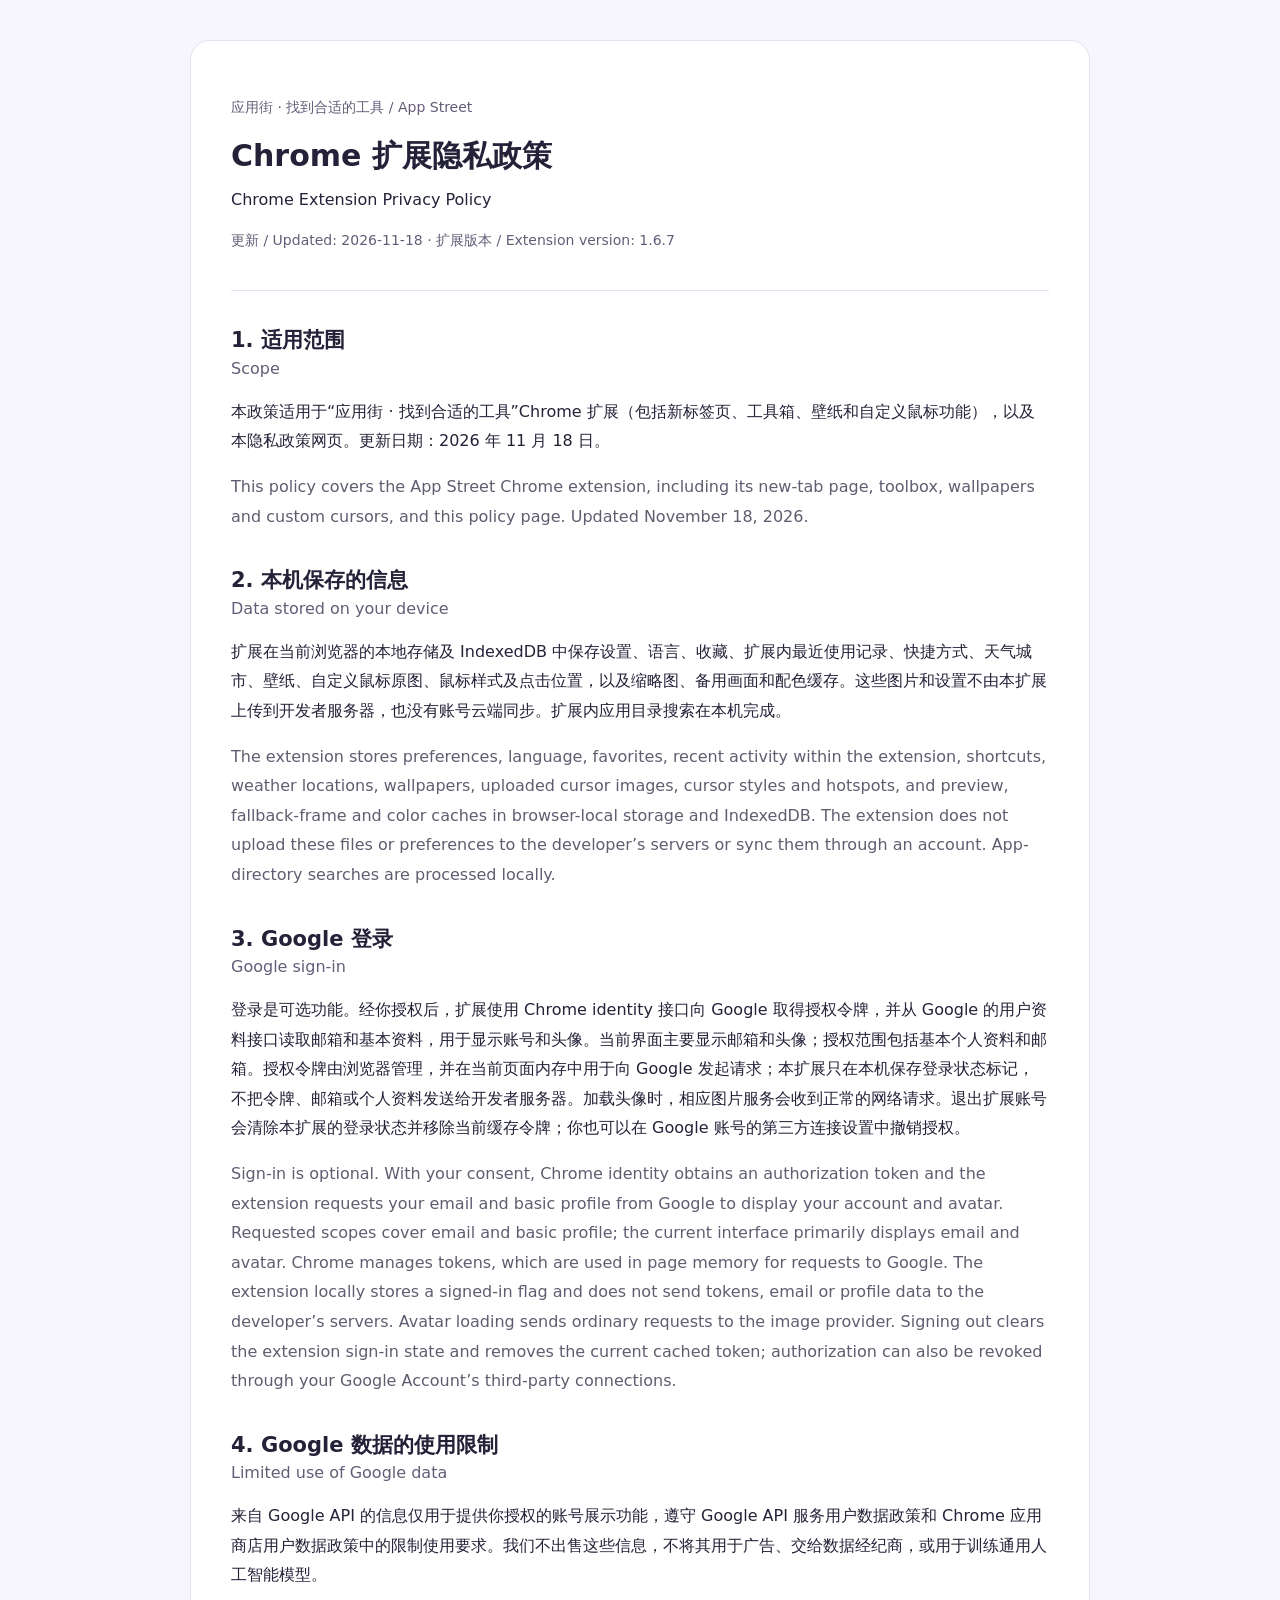
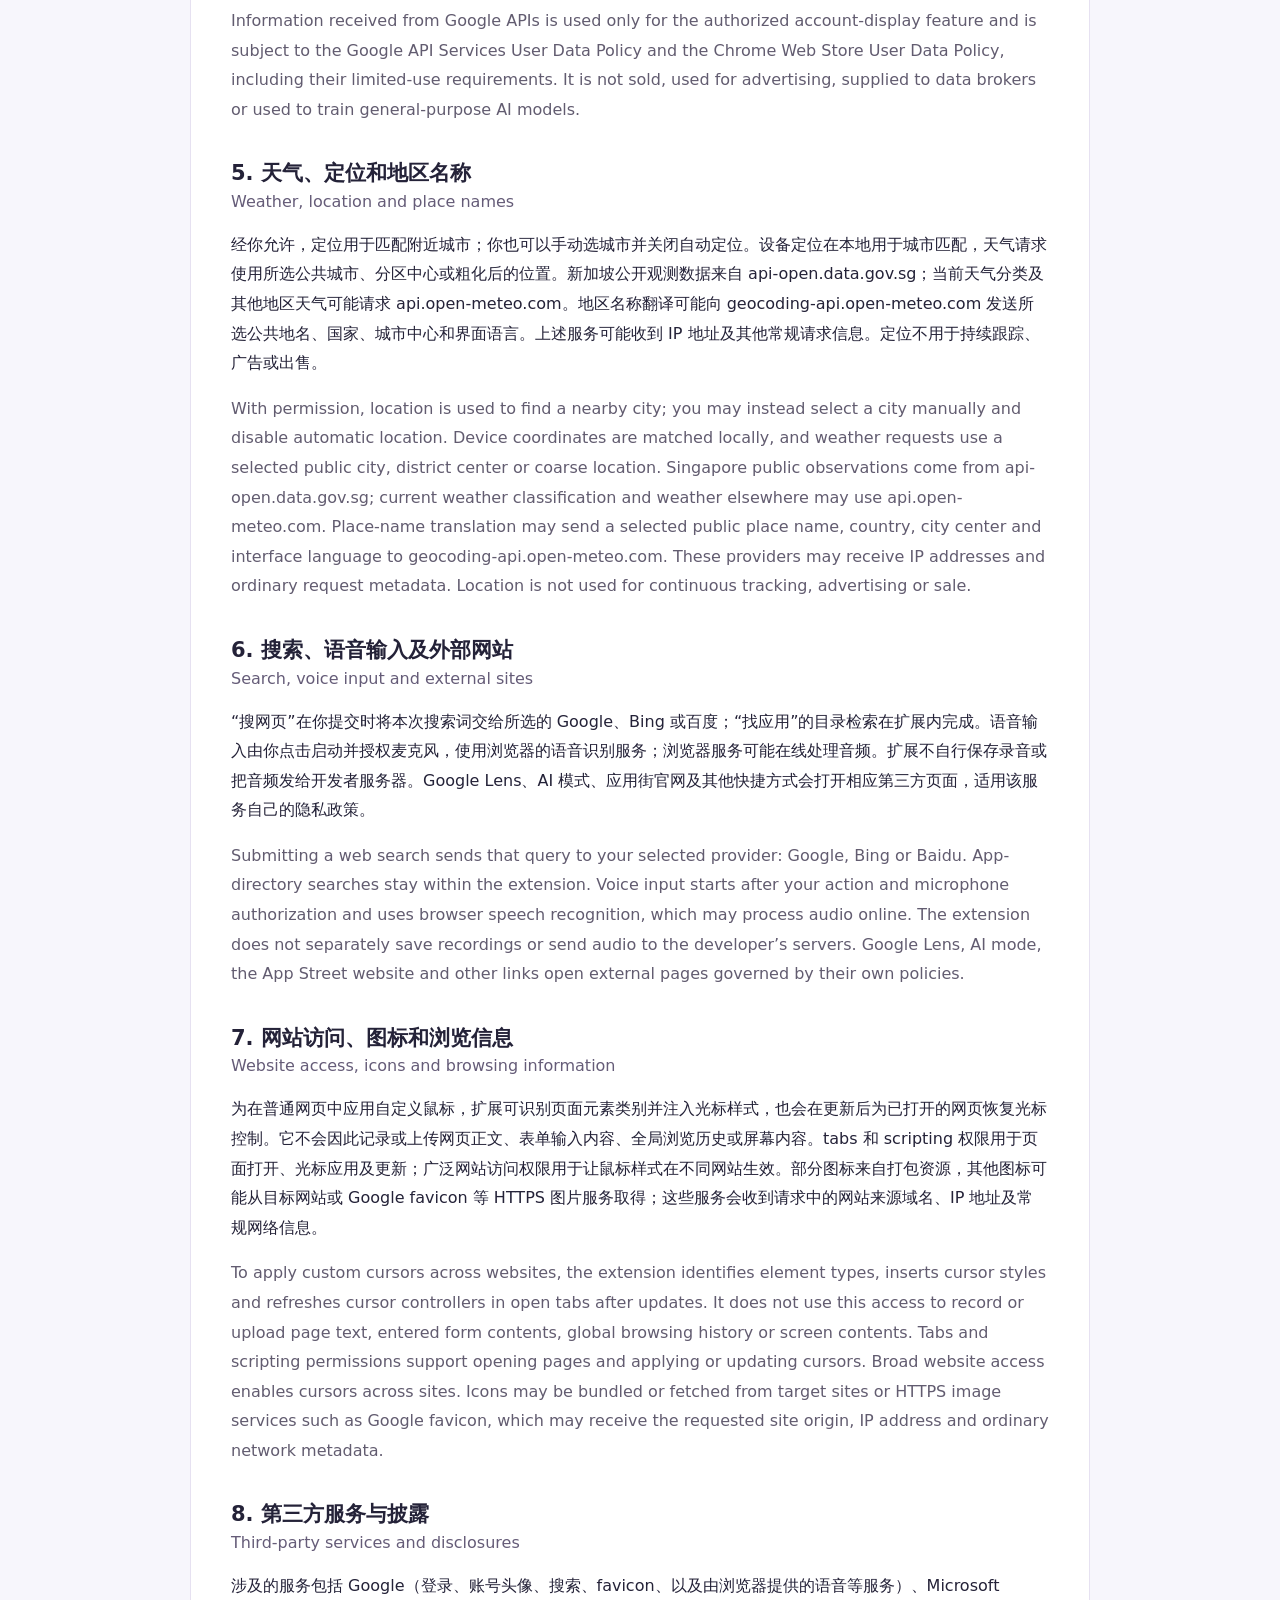
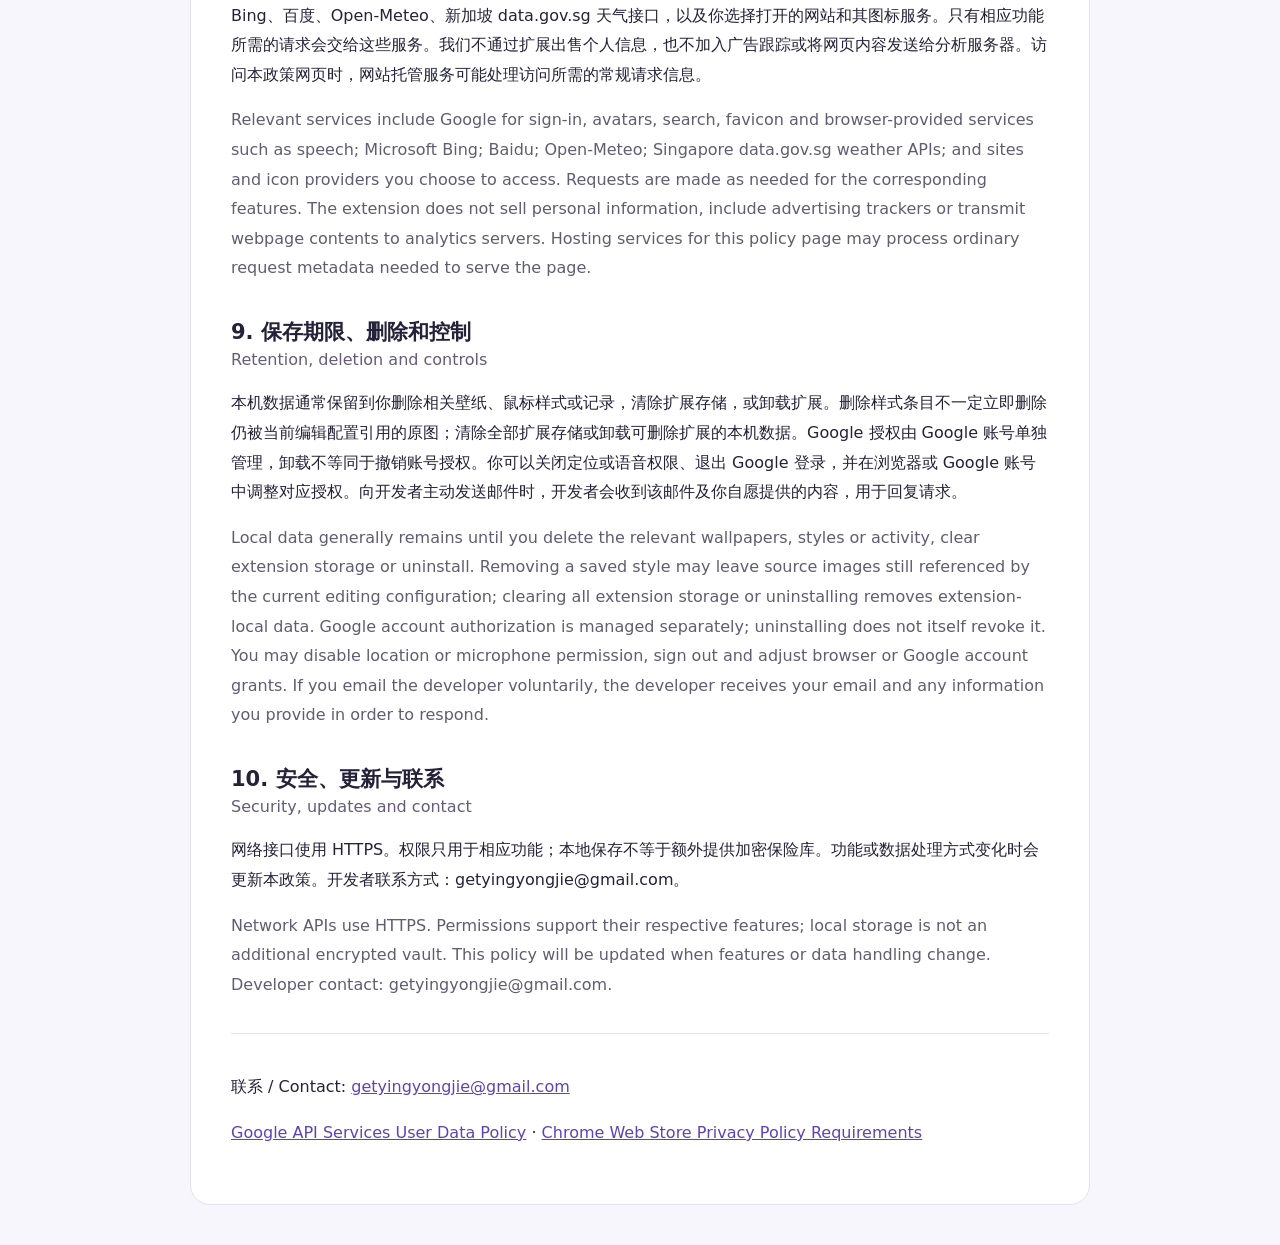
<file: extension-privacy.html>
<!doctype html><html lang="zh-CN"><head><meta charset="utf-8"><meta name="viewport" content="width=device-width,initial-scale=1"><title>应用街 Chrome 扩展隐私政策 | App Street Extension Privacy Policy</title><meta name="description" content="应用街 Chrome 扩展隐私政策：本地设置、Google 登录、天气定位、搜索与自定义鼠标的数据处理说明。"><style>*{box-sizing:border-box}body{margin:0;background:#f7f6fc;color:#242238;font:16px/1.85 system-ui,-apple-system,BlinkMacSystemFont,"Segoe UI",sans-serif}main{max-width:900px;margin:40px auto;padding:40px;background:#fff;border:1px solid #e6e1f1;border-radius:20px}header{border-bottom:1px solid #e6e1f1;padding-bottom:22px}h1{font-size:30px;line-height:1.4;margin:8px 0}h2{font-size:21px;line-height:1.5;margin:34px 0 12px}h2 span{display:block;font-size:16px;font-weight:500;color:#655c78}.english{color:#625c70}a{color:#6042b7;overflow-wrap:anywhere}.meta{color:#655c78;font-size:14px}footer{border-top:1px solid #e6e1f1;margin-top:34px;padding-top:22px}@media(max-width:620px){main{margin:12px;padding:24px 18px;border-radius:14px}h1{font-size:25px}h2{font-size:19px}}</style></head><body><main><header><p class="meta">应用街 · 找到合适的工具 / App Street</p><h1>Chrome 扩展隐私政策</h1><div lang="en">Chrome Extension Privacy Policy</div><p class="meta">更新 / Updated: 2026-11-18 · 扩展版本 / Extension version: 1.6.7</p></header><section><h2>1. 适用范围 <span lang="en">Scope</span></h2><p>本政策适用于“应用街 · 找到合适的工具”Chrome 扩展（包括新标签页、工具箱、壁纸和自定义鼠标功能），以及本隐私政策网页。更新日期：2026 年 11 月 18 日。</p><p class="english" lang="en">This policy covers the App Street Chrome extension, including its new-tab page, toolbox, wallpapers and custom cursors, and this policy page. Updated November 18, 2026.</p></section><section><h2>2. 本机保存的信息 <span lang="en">Data stored on your device</span></h2><p>扩展在当前浏览器的本地存储及 IndexedDB 中保存设置、语言、收藏、扩展内最近使用记录、快捷方式、天气城市、壁纸、自定义鼠标原图、鼠标样式及点击位置，以及缩略图、备用画面和配色缓存。这些图片和设置不由本扩展上传到开发者服务器，也没有账号云端同步。扩展内应用目录搜索在本机完成。</p><p class="english" lang="en">The extension stores preferences, language, favorites, recent activity within the extension, shortcuts, weather locations, wallpapers, uploaded cursor images, cursor styles and hotspots, and preview, fallback-frame and color caches in browser-local storage and IndexedDB. The extension does not upload these files or preferences to the developer’s servers or sync them through an account. App-directory searches are processed locally.</p></section><section><h2>3. Google 登录 <span lang="en">Google sign-in</span></h2><p>登录是可选功能。经你授权后，扩展使用 Chrome identity 接口向 Google 取得授权令牌，并从 Google 的用户资料接口读取邮箱和基本资料，用于显示账号和头像。当前界面主要显示邮箱和头像；授权范围包括基本个人资料和邮箱。授权令牌由浏览器管理，并在当前页面内存中用于向 Google 发起请求；本扩展只在本机保存登录状态标记，不把令牌、邮箱或个人资料发送给开发者服务器。加载头像时，相应图片服务会收到正常的网络请求。退出扩展账号会清除本扩展的登录状态并移除当前缓存令牌；你也可以在 Google 账号的第三方连接设置中撤销授权。</p><p class="english" lang="en">Sign-in is optional. With your consent, Chrome identity obtains an authorization token and the extension requests your email and basic profile from Google to display your account and avatar. Requested scopes cover email and basic profile; the current interface primarily displays email and avatar. Chrome manages tokens, which are used in page memory for requests to Google. The extension locally stores a signed-in flag and does not send tokens, email or profile data to the developer’s servers. Avatar loading sends ordinary requests to the image provider. Signing out clears the extension sign-in state and removes the current cached token; authorization can also be revoked through your Google Account’s third-party connections.</p></section><section><h2>4. Google 数据的使用限制 <span lang="en">Limited use of Google data</span></h2><p>来自 Google API 的信息仅用于提供你授权的账号展示功能，遵守 Google API 服务用户数据政策和 Chrome 应用商店用户数据政策中的限制使用要求。我们不出售这些信息，不将其用于广告、交给数据经纪商，或用于训练通用人工智能模型。</p><p class="english" lang="en">Information received from Google APIs is used only for the authorized account-display feature and is subject to the Google API Services User Data Policy and the Chrome Web Store User Data Policy, including their limited-use requirements. It is not sold, used for advertising, supplied to data brokers or used to train general-purpose AI models.</p></section><section><h2>5. 天气、定位和地区名称 <span lang="en">Weather, location and place names</span></h2><p>经你允许，定位用于匹配附近城市；你也可以手动选城市并关闭自动定位。设备定位在本地用于城市匹配，天气请求使用所选公共城市、分区中心或粗化后的位置。新加坡公开观测数据来自 api-open.data.gov.sg；当前天气分类及其他地区天气可能请求 api.open-meteo.com。地区名称翻译可能向 geocoding-api.open-meteo.com 发送所选公共地名、国家、城市中心和界面语言。上述服务可能收到 IP 地址及其他常规请求信息。定位不用于持续跟踪、广告或出售。</p><p class="english" lang="en">With permission, location is used to find a nearby city; you may instead select a city manually and disable automatic location. Device coordinates are matched locally, and weather requests use a selected public city, district center or coarse location. Singapore public observations come from api-open.data.gov.sg; current weather classification and weather elsewhere may use api.open-meteo.com. Place-name translation may send a selected public place name, country, city center and interface language to geocoding-api.open-meteo.com. These providers may receive IP addresses and ordinary request metadata. Location is not used for continuous tracking, advertising or sale.</p></section><section><h2>6. 搜索、语音输入及外部网站 <span lang="en">Search, voice input and external sites</span></h2><p>“搜网页”在你提交时将本次搜索词交给所选的 Google、Bing 或百度；“找应用”的目录检索在扩展内完成。语音输入由你点击启动并授权麦克风，使用浏览器的语音识别服务；浏览器服务可能在线处理音频。扩展不自行保存录音或把音频发给开发者服务器。Google Lens、AI 模式、应用街官网及其他快捷方式会打开相应第三方页面，适用该服务自己的隐私政策。</p><p class="english" lang="en">Submitting a web search sends that query to your selected provider: Google, Bing or Baidu. App-directory searches stay within the extension. Voice input starts after your action and microphone authorization and uses browser speech recognition, which may process audio online. The extension does not separately save recordings or send audio to the developer’s servers. Google Lens, AI mode, the App Street website and other links open external pages governed by their own policies.</p></section><section><h2>7. 网站访问、图标和浏览信息 <span lang="en">Website access, icons and browsing information</span></h2><p>为在普通网页中应用自定义鼠标，扩展可识别页面元素类别并注入光标样式，也会在更新后为已打开的网页恢复光标控制。它不会因此记录或上传网页正文、表单输入内容、全局浏览历史或屏幕内容。tabs 和 scripting 权限用于页面打开、光标应用及更新；广泛网站访问权限用于让鼠标样式在不同网站生效。部分图标来自打包资源，其他图标可能从目标网站或 Google favicon 等 HTTPS 图片服务取得；这些服务会收到请求中的网站来源域名、IP 地址及常规网络信息。</p><p class="english" lang="en">To apply custom cursors across websites, the extension identifies element types, inserts cursor styles and refreshes cursor controllers in open tabs after updates. It does not use this access to record or upload page text, entered form contents, global browsing history or screen contents. Tabs and scripting permissions support opening pages and applying or updating cursors. Broad website access enables cursors across sites. Icons may be bundled or fetched from target sites or HTTPS image services such as Google favicon, which may receive the requested site origin, IP address and ordinary network metadata.</p></section><section><h2>8. 第三方服务与披露 <span lang="en">Third-party services and disclosures</span></h2><p>涉及的服务包括 Google（登录、账号头像、搜索、favicon、以及由浏览器提供的语音等服务）、Microsoft Bing、百度、Open-Meteo、新加坡 data.gov.sg 天气接口，以及你选择打开的网站和其图标服务。只有相应功能所需的请求会交给这些服务。我们不通过扩展出售个人信息，也不加入广告跟踪或将网页内容发送给分析服务器。访问本政策网页时，网站托管服务可能处理访问所需的常规请求信息。</p><p class="english" lang="en">Relevant services include Google for sign-in, avatars, search, favicon and browser-provided services such as speech; Microsoft Bing; Baidu; Open-Meteo; Singapore data.gov.sg weather APIs; and sites and icon providers you choose to access. Requests are made as needed for the corresponding features. The extension does not sell personal information, include advertising trackers or transmit webpage contents to analytics servers. Hosting services for this policy page may process ordinary request metadata needed to serve the page.</p></section><section><h2>9. 保存期限、删除和控制 <span lang="en">Retention, deletion and controls</span></h2><p>本机数据通常保留到你删除相关壁纸、鼠标样式或记录，清除扩展存储，或卸载扩展。删除样式条目不一定立即删除仍被当前编辑配置引用的原图；清除全部扩展存储或卸载可删除扩展的本机数据。Google 授权由 Google 账号单独管理，卸载不等同于撤销账号授权。你可以关闭定位或语音权限、退出 Google 登录，并在浏览器或 Google 账号中调整对应授权。向开发者主动发送邮件时，开发者会收到该邮件及你自愿提供的内容，用于回复请求。</p><p class="english" lang="en">Local data generally remains until you delete the relevant wallpapers, styles or activity, clear extension storage or uninstall. Removing a saved style may leave source images still referenced by the current editing configuration; clearing all extension storage or uninstalling removes extension-local data. Google account authorization is managed separately; uninstalling does not itself revoke it. You may disable location or microphone permission, sign out and adjust browser or Google account grants. If you email the developer voluntarily, the developer receives your email and any information you provide in order to respond.</p></section><section><h2>10. 安全、更新与联系 <span lang="en">Security, updates and contact</span></h2><p>网络接口使用 HTTPS。权限只用于相应功能；本地保存不等于额外提供加密保险库。功能或数据处理方式变化时会更新本政策。开发者联系方式：getyingyongjie@gmail.com。</p><p class="english" lang="en">Network APIs use HTTPS. Permissions support their respective features; local storage is not an additional encrypted vault. This policy will be updated when features or data handling change. Developer contact: getyingyongjie@gmail.com.</p></section><footer><p>联系 / Contact: <a href="mailto:getyingyongjie@gmail.com">getyingyongjie@gmail.com</a></p><p><a href="https://developers.google.com/terms/api-services-user-data-policy">Google API Services User Data Policy</a> · <a href="https://developer.chrome.com/docs/webstore/program-policies/privacy">Chrome Web Store Privacy Policy Requirements</a></p></footer></main></body></html>
</file>
